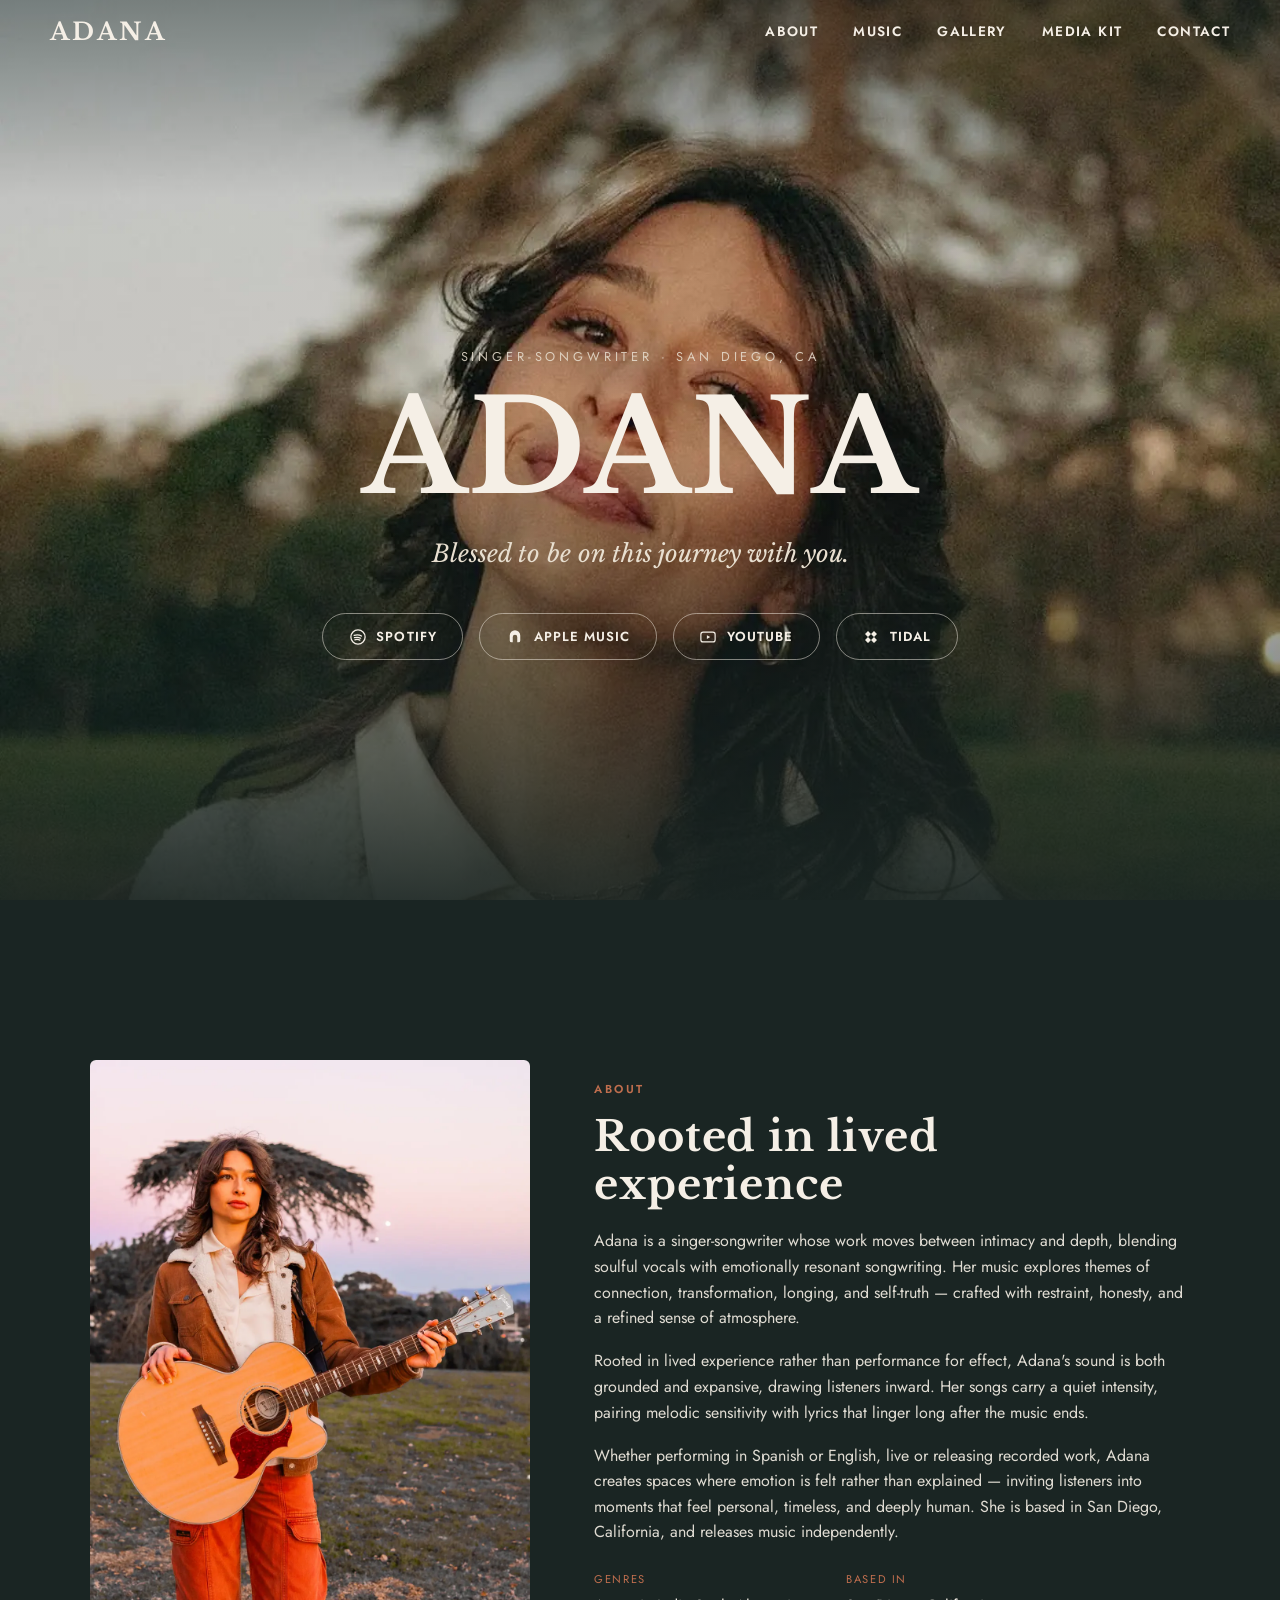
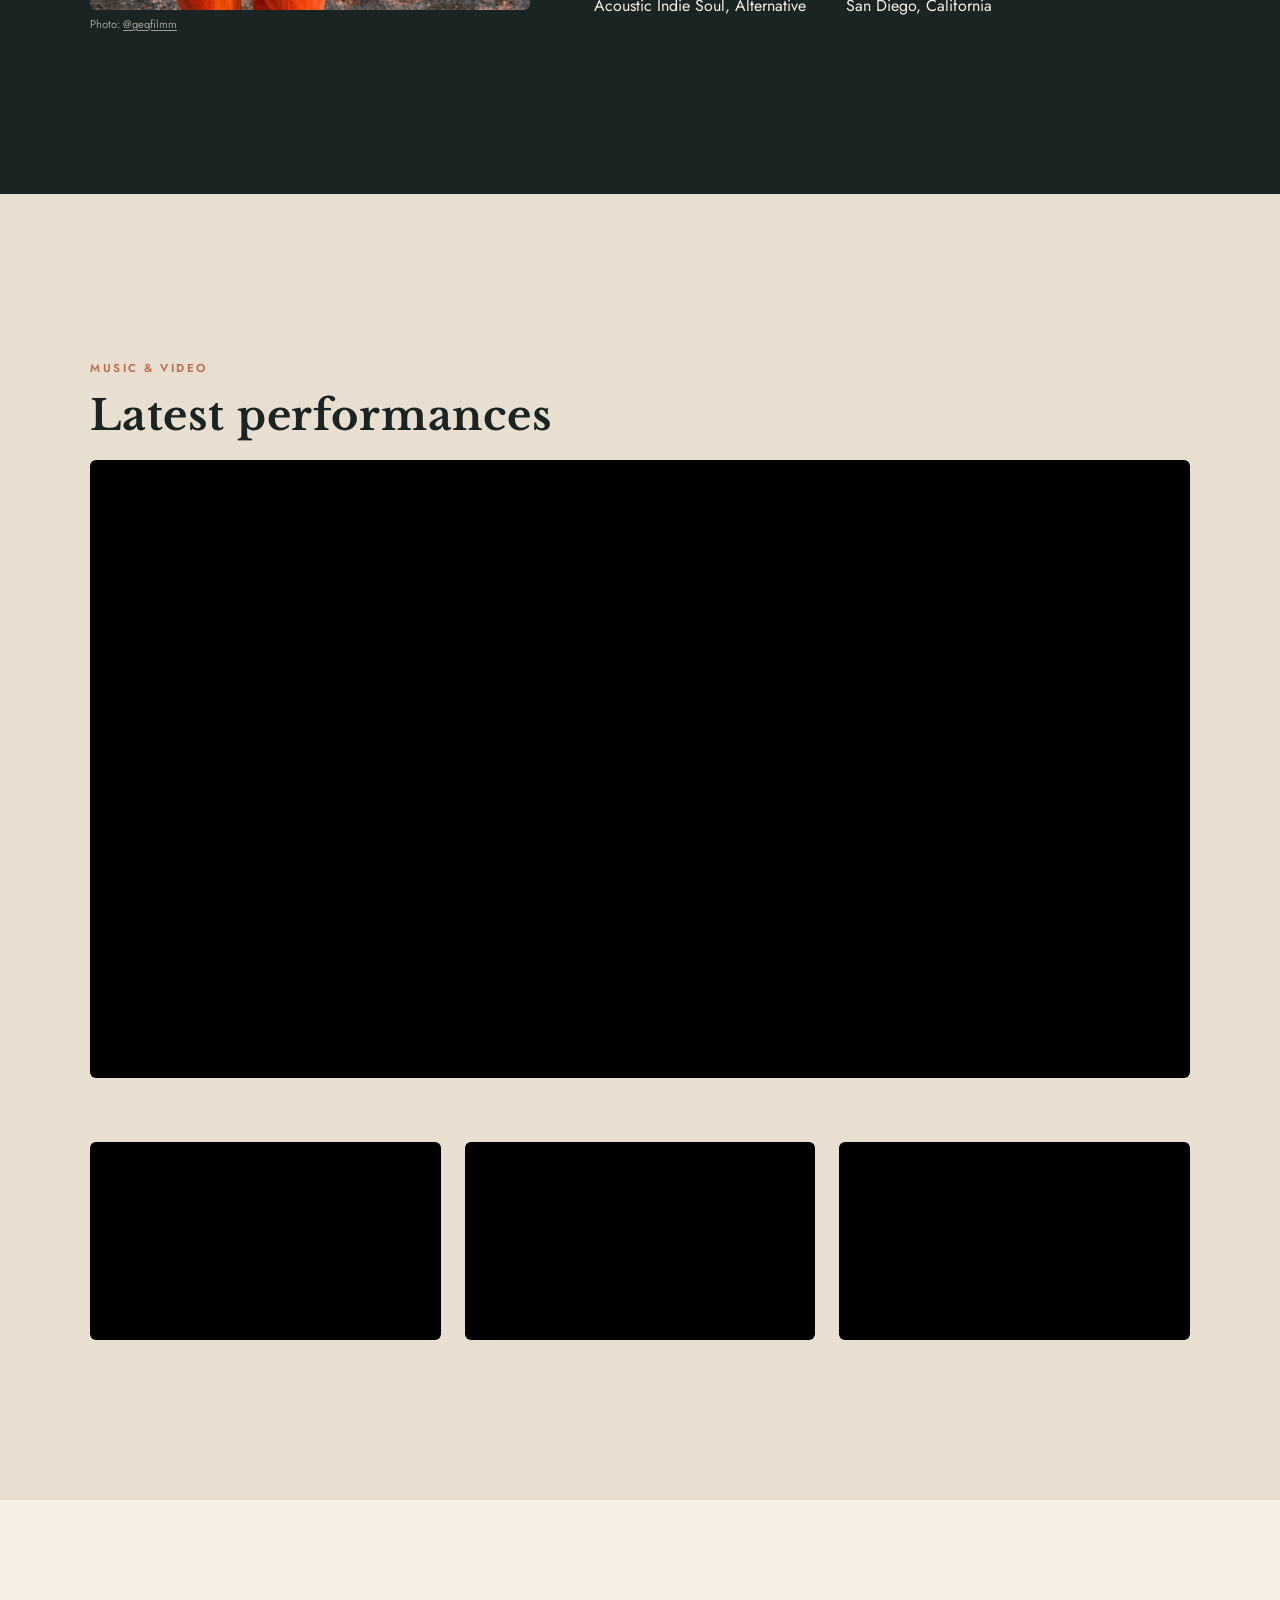
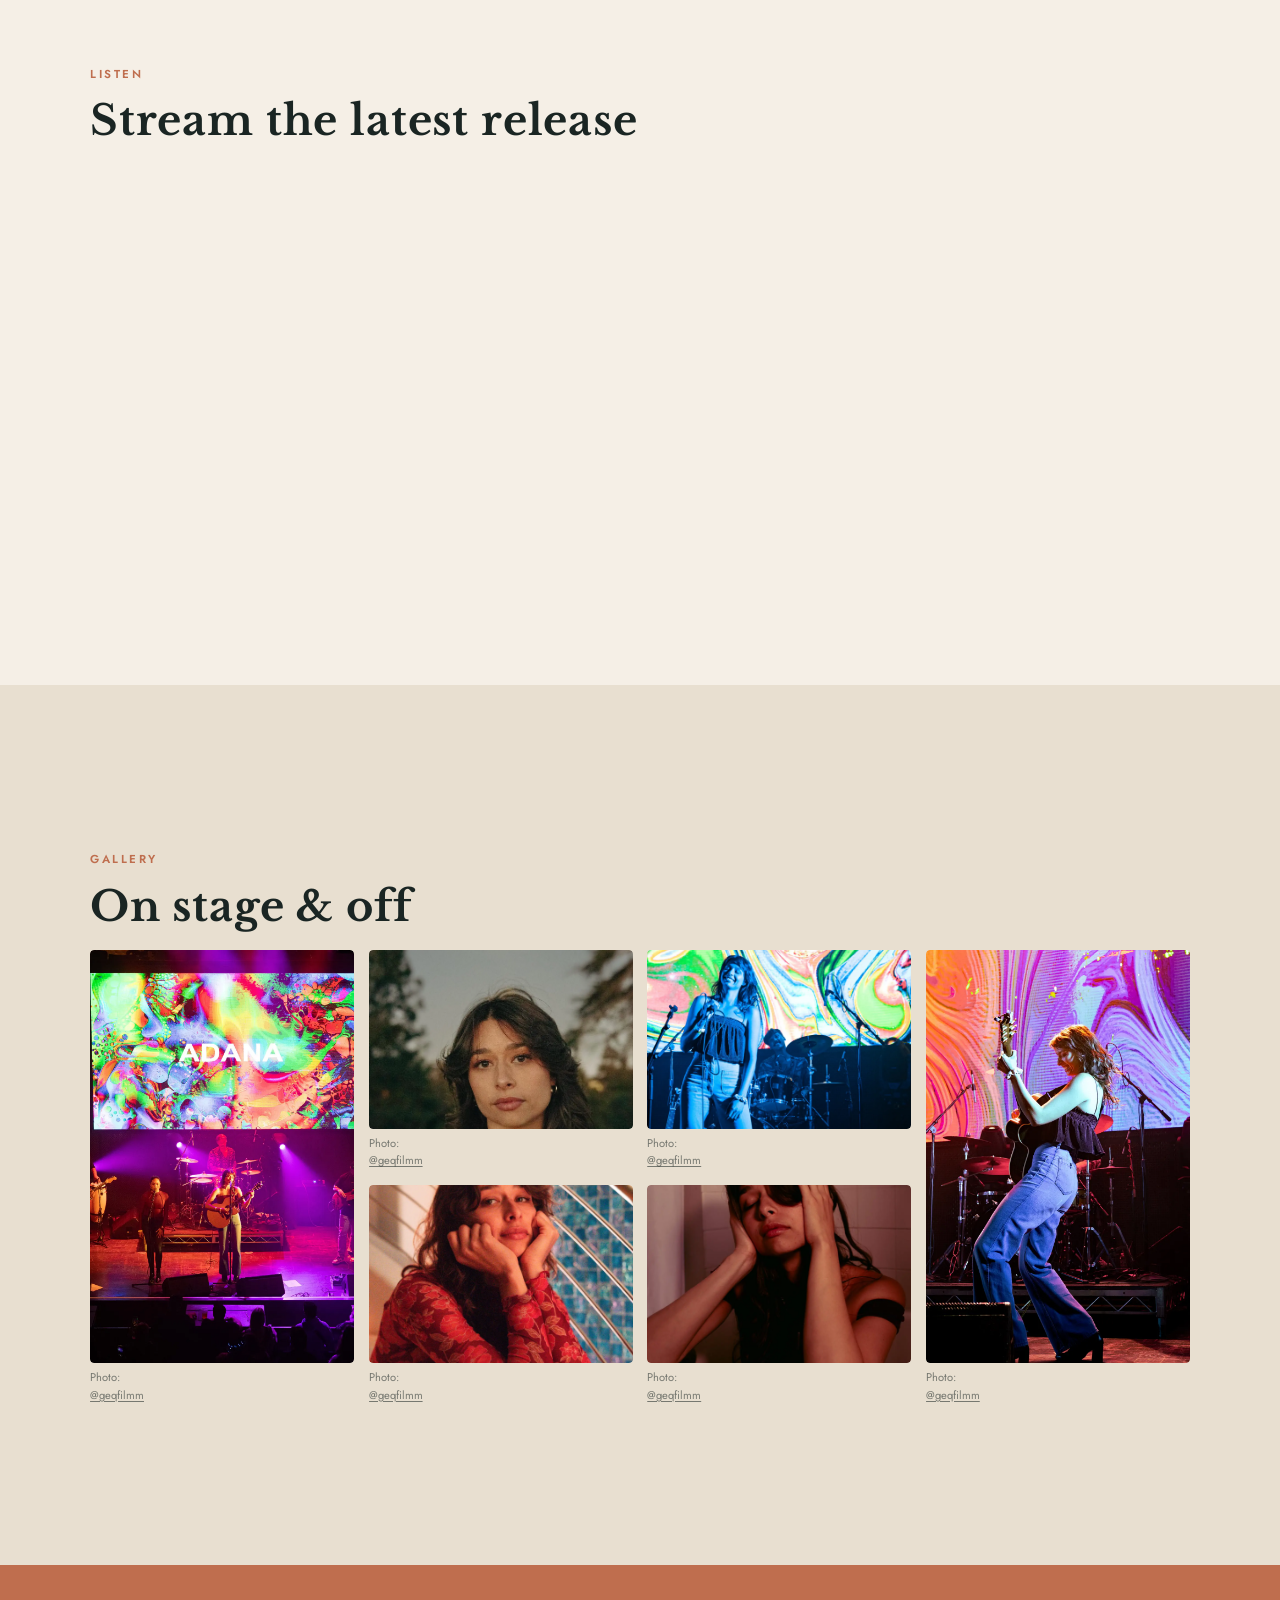
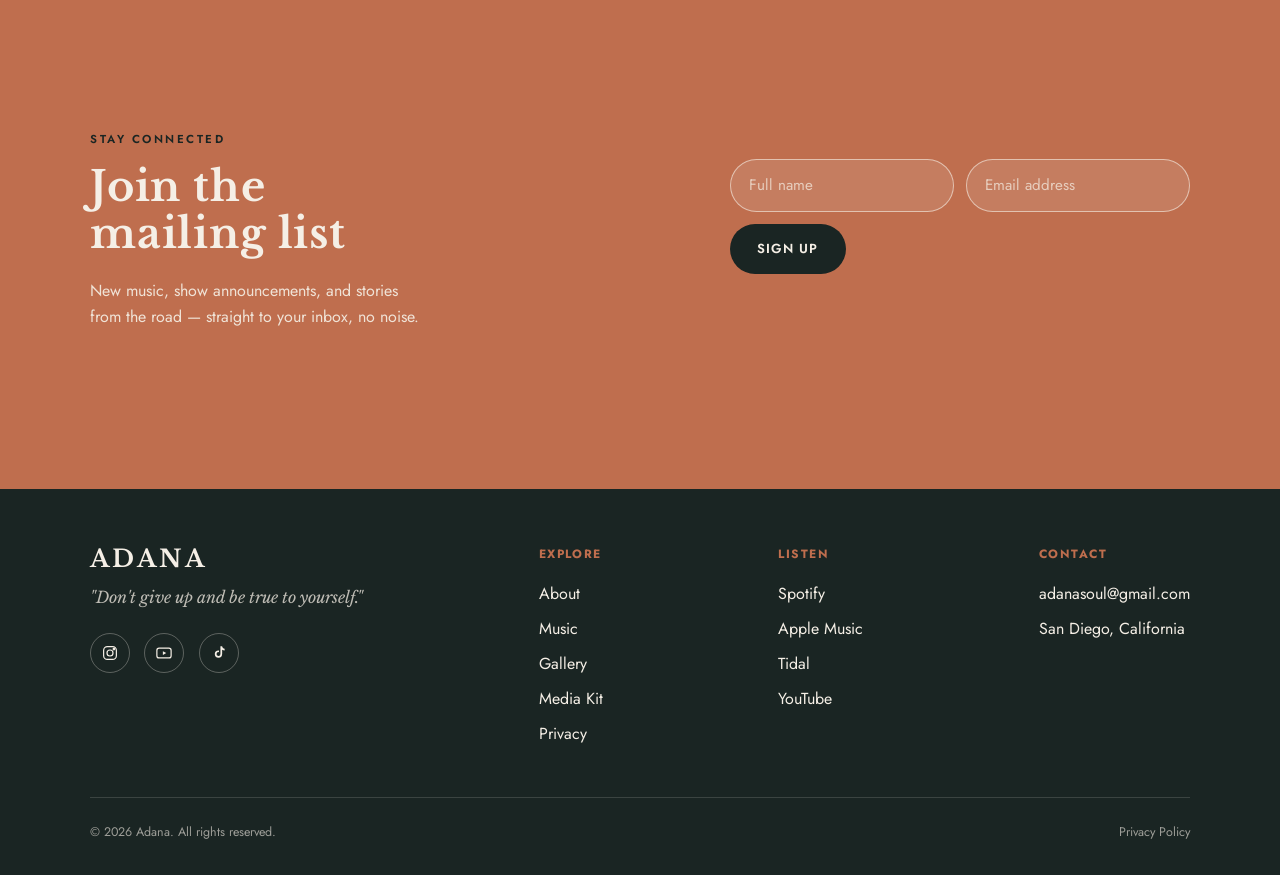
<file: index.html>
<!DOCTYPE html>
<html lang="en">
<head>
<meta charset="UTF-8">
<meta name="viewport" content="width=device-width, initial-scale=1.0">
<title>Adana — Singer-Songwriter</title>
<meta name="description" content="Adana is a singer-songwriter from San Diego, California, blending soulful vocals with emotionally resonant songwriting in Spanish and English.">

<meta property="og:type" content="website">
<meta property="og:site_name" content="Adana">
<meta property="og:url" content="https://adanasoul.com/">
<meta property="og:title" content="Adana — Singer-Songwriter">
<meta property="og:description" content="Singer-songwriter from San Diego, CA">
<meta property="og:image" content="https://adanasoul.com/images/close-up-3.jpg">
<meta property="og:image:width" content="1400">
<meta property="og:image:height" content="1427">

<meta name="twitter:card" content="summary_large_image">
<meta name="twitter:title" content="Adana — Singer-Songwriter">
<meta name="twitter:description" content="Singer-songwriter from San Diego, CA">
<meta name="twitter:image" content="https://adanasoul.com/images/close-up-3.jpg">

<link rel="icon" href="images/favicon.svg" type="image/svg+xml">
<link rel="preconnect" href="https://fonts.googleapis.com">
<link rel="preconnect" href="https://fonts.gstatic.com" crossorigin>
<link rel="preload" href="https://fonts.googleapis.com/css2?family=Libre+Baskerville:ital,wght@0,400;0,700;1,400&family=Jost:wght@400;500;600&display=swap" as="style">
<link href="https://fonts.googleapis.com/css2?family=Libre+Baskerville:ital,wght@0,400;0,700;1,400&family=Jost:wght@400;500;600&display=swap" rel="stylesheet" media="print" onload="this.media='all'">
<noscript><link href="https://fonts.googleapis.com/css2?family=Libre+Baskerville:ital,wght@0,400;0,700;1,400&family=Jost:wght@400;500;600&display=swap" rel="stylesheet"></noscript>
<link rel="stylesheet" href="css/style.min.css">
</head>
<body>

<header class="site-header site-header--overlay">
  <nav class="nav container">
    <a href="index.html" class="wordmark">Adana</a>
    <button class="nav-toggle" aria-expanded="false" aria-label="Toggle menu"><span></span></button>
    <ul class="nav-links">
      <li><a href="#about">About</a></li>
      <li><a href="#music">Music</a></li>
      <li><a href="#gallery">Gallery</a></li>
      <li><a href="media-kit.html">Media Kit</a></li>
      <li><a href="mailto:adanasoul@gmail.com">Contact</a></li>
    </ul>
  </nav>
</header>

<main>

  <section class="hero">
    <div class="hero-media">
      <picture>
        <source srcset="images/web/close-up-3.webp" type="image/webp">
        <img src="images/web/close-up-3.jpg" alt="Portrait of Adana outdoors" fetchpriority="high">
      </picture>
    </div>
    <div class="hero-content container">
      <span class="hero-eyebrow">Singer-Songwriter · San Diego, CA</span>
      <h1 class="hero-title">ADANA</h1>
      <p class="hero-tagline">Blessed to be on this journey with you.</p>
      <div class="hero-stream-row">
        <a class="stream-btn" href="https://open.spotify.com/artist/2aQE0s5B42gAWbZlEtT49y" target="_blank" rel="noopener">
          <svg viewBox="0 0 24 24" fill="none" stroke="currentColor" stroke-width="1.7"><circle cx="12" cy="12" r="9.5"/><path d="M6.8 9.8c3.4-1 7.2-.7 9.9.9M7.3 12.9c2.8-.8 5.9-.6 8.2.7M7.8 15.7c2.3-.6 4.7-.5 6.6.5" stroke-linecap="round"/></svg>
          Spotify
        </a>
        <a class="stream-btn" href="https://music.apple.com/us/artist/adana/1758428878" target="_blank" rel="noopener">
          <svg viewBox="0 0 24 24" fill="currentColor"><path d="M12 3a7 7 0 0 0-7 7v6.5A2.5 2.5 0 0 0 7.5 19H9v-7a3 3 0 1 1 6 0v7h1.5a2.5 2.5 0 0 0 2.5-2.5V10a7 7 0 0 0-7-7z"/></svg>
          Apple Music
        </a>
        <a class="stream-btn" href="https://www.youtube.com/channel/UCXM5-2ejh57pzYtHJWMcfrA" target="_blank" rel="noopener">
          <svg viewBox="0 0 24 24" fill="none" stroke="currentColor" stroke-width="1.6"><rect x="2.5" y="5.5" width="19" height="13" rx="3"/><path d="M10.5 9.5v5l4.5-2.5-4.5-2.5z" fill="currentColor" stroke="none"/></svg>
          YouTube
        </a>
        <a class="stream-btn" href="https://tidal.com/album/376393224/track/376393225" target="_blank" rel="noopener">
          <svg viewBox="0 0 24 24" fill="currentColor"><path d="M8 4 4 8l4 4-4 4 4 4 4-4-4-4 4-4-4-4zm8 0-4 4 4 4-4 4 4 4 4-4-4-4 4-4-4-4z"/></svg>
          Tidal
        </a>
      </div>
    </div>
  </section>

  <section id="about" class="section-dark">
    <div class="container about-grid">
      <figure class="about-photo">
        <picture>
          <source srcset="images/web/adana-guitar.webp" type="image/webp">
          <img src="images/web/adana-guitar.jpg" data-photo="adana-guitar.jpg" alt="Adana holding an acoustic guitar outdoors at sunset" loading="lazy">
        </picture>
        <figcaption class="photo-credit"></figcaption>
      </figure>
      <div class="about-copy">
        <span class="eyebrow">About</span>
        <h2>Rooted in lived experience</h2>
        <p>Adana is a singer-songwriter whose work moves between intimacy and depth, blending soulful vocals with emotionally resonant songwriting. Her music explores themes of connection, transformation, longing, and self-truth — crafted with restraint, honesty, and a refined sense of atmosphere.</p>
        <p>Rooted in lived experience rather than performance for effect, Adana's sound is both grounded and expansive, drawing listeners inward. Her songs carry a quiet intensity, pairing melodic sensitivity with lyrics that linger long after the music ends.</p>
        <p>Whether performing in Spanish or English, live or releasing recorded work, Adana creates spaces where emotion is felt rather than explained — inviting listeners into moments that feel personal, timeless, and deeply human. She is based in San Diego, California, and releases music independently.</p>
        <div class="meta">
          <div>
            <span class="meta-label">Genres</span>
            <span>Acoustic Indie Soul, Alternative</span>
          </div>
          <div>
            <span class="meta-label">Based In</span>
            <span>San Diego, California</span>
          </div>
        </div>
      </div>
    </div>
  </section>

  <section id="music" class="section-sand">
    <div class="container">
      <span class="eyebrow">Music &amp; Video</span>
      <h2>Latest performances</h2>

      <div class="video-feature">
        <iframe src="https://www.youtube-nocookie.com/embed/krbt90DhMRc" title="Adana — featured video" loading="lazy" allow="accelerometer; autoplay; clipboard-write; encrypted-media; gyroscope; picture-in-picture; web-share" allowfullscreen></iframe>
      </div>

      <div class="video-grid">
        <div class="video-card">
          <iframe src="https://www.youtube-nocookie.com/embed/rFT4J-I5M5M" title="Adana — video" loading="lazy" allow="accelerometer; autoplay; clipboard-write; encrypted-media; gyroscope; picture-in-picture; web-share" allowfullscreen></iframe>
        </div>
        <div class="video-card">
          <iframe src="https://www.youtube-nocookie.com/embed/PoOjRHq7BCo" title="Adana — video" loading="lazy" allow="accelerometer; autoplay; clipboard-write; encrypted-media; gyroscope; picture-in-picture; web-share" allowfullscreen></iframe>
        </div>
        <div class="video-card">
          <iframe src="https://www.youtube-nocookie.com/embed/LKahzvNHBf4" title="Adana — video" loading="lazy" allow="accelerometer; autoplay; clipboard-write; encrypted-media; gyroscope; picture-in-picture; web-share" allowfullscreen></iframe>
        </div>
      </div>
    </div>
  </section>

  <section class="section-cream">
    <div class="container">
      <span class="eyebrow">Listen</span>
      <h2>Stream the latest release</h2>
      <div style="border-radius:6px; overflow:hidden;">
        <iframe style="border-radius:6px;" src="https://open.spotify.com/embed/album/0XzB2h604ZwfmZLiXv7cVd?utm_source=generator&theme=0" width="100%" height="352" frameborder="0" allowfullscreen loading="lazy" allow="autoplay; clipboard-write; encrypted-media; fullscreen; picture-in-picture"></iframe>
      </div>
    </div>
  </section>

  <section id="gallery" class="section-sand">
    <div class="container">
      <span class="eyebrow">Gallery</span>
      <h2>On stage &amp; off</h2>
      <div class="gallery">
        <figure class="gallery-item tall">
          <a href="images/stage-purple.jpg" target="_blank"><picture>
            <source srcset="images/web/stage-purple.webp" type="image/webp">
            <img src="images/web/stage-purple.jpg" data-photo="stage-purple.jpg" alt="Adana performing live on stage under purple lighting" loading="lazy">
          </picture></a>
          <figcaption class="photo-credit"></figcaption>
        </figure>
        <figure class="gallery-item">
          <a href="images/close-up-1.jpg" target="_blank"><picture>
            <source srcset="images/web/close-up-1.webp" type="image/webp">
            <img src="images/web/close-up-1.jpg" data-photo="close-up-1.jpg" alt="Close-up portrait of Adana" loading="lazy">
          </picture></a>
          <figcaption class="photo-credit"></figcaption>
        </figure>
        <figure class="gallery-item">
          <a href="images/gig-6A3A4645.jpg" target="_blank"><picture>
            <source srcset="images/web/gig-6A3A4645.webp" type="image/webp">
            <img src="images/web/gig-6A3A4645.jpg" data-photo="gig-6A3A4645.jpg" alt="Adana performing live" loading="lazy">
          </picture></a>
          <figcaption class="photo-credit"></figcaption>
        </figure>
        <figure class="gallery-item tall">
          <a href="images/about-6A3A4395.jpg" target="_blank"><picture>
            <source srcset="images/web/about-6A3A4395.webp" type="image/webp">
            <img src="images/web/about-6A3A4395.jpg" data-photo="about-6A3A4395.jpg" alt="Portrait of Adana" loading="lazy">
          </picture></a>
          <figcaption class="photo-credit"></figcaption>
        </figure>
        <figure class="gallery-item">
          <a href="images/red-blue.jpg" target="_blank"><picture>
            <source srcset="images/web/red-blue.webp" type="image/webp">
            <img src="images/web/red-blue.jpg" data-photo="red-blue.jpg" alt="Adana under red and blue stage lighting" loading="lazy">
          </picture></a>
          <figcaption class="photo-credit"></figcaption>
        </figure>
        <figure class="gallery-item">
          <a href="images/vanity-square.jpg" target="_blank"><picture>
            <source srcset="images/web/vanity-square.webp" type="image/webp">
            <img src="images/web/vanity-square.jpg" data-photo="vanity-square.jpg" alt="Portrait of Adana" loading="lazy">
          </picture></a>
          <figcaption class="photo-credit"></figcaption>
        </figure>
      </div>
    </div>
  </section>

  <section id="mailing-list" class="mail-section">
    <div class="container mail-inner">
      <div class="mail-copy">
        <span class="eyebrow" style="color:var(--ink)">Stay Connected</span>
        <h2>Join the mailing list</h2>
        <p>New music, show announcements, and stories from the road — straight to your inbox, no noise.</p>
      </div>
      <form class="mail-form" action="https://formspree.io/f/xpqvvgkb" method="POST">
        <input type="text" name="name" placeholder="Full name" required>
        <input type="email" name="email" placeholder="Email address" required>
        <button type="submit" class="btn">Sign Up</button>
        <p class="mail-note"></p>
      </form>
    </div>
  </section>

</main>

<footer class="site-footer">
  <div class="container">
    <div class="footer-top">
      <div class="footer-brand">
        <a href="index.html" class="wordmark">Adana</a>
        <p class="footer-tagline">"Don't give up and be true to yourself."</p>
        <div class="social-icons" style="margin-top:1.4rem;">
          <a href="https://www.instagram.com/adanasoul" target="_blank" rel="noopener" aria-label="Instagram">
            <svg viewBox="0 0 24 24" fill="none" stroke="currentColor" stroke-width="1.6"><rect x="3.5" y="3.5" width="17" height="17" rx="5"/><circle cx="12" cy="12" r="4"/><circle cx="17.2" cy="6.8" r="1"/></svg>
          </a>
          <a href="https://www.youtube.com/channel/UCXM5-2ejh57pzYtHJWMcfrA" target="_blank" rel="noopener" aria-label="YouTube">
            <svg viewBox="0 0 24 24" fill="none" stroke="currentColor" stroke-width="1.6"><rect x="2.5" y="5.5" width="19" height="13" rx="3"/><path d="M10.5 9.5v5l4.5-2.5-4.5-2.5z" fill="currentColor" stroke="none"/></svg>
          </a>
          <a href="https://www.tiktok.com/@adanassoul" target="_blank" rel="noopener" aria-label="TikTok">
            <svg viewBox="0 0 24 24" fill="currentColor"><path d="M14 3h2.2c.2 1.7 1.4 3 3.3 3.2V8.5c-1.2 0-2.4-.4-3.3-1v5.9a4.9 4.9 0 1 1-4.9-4.9c.2 0 .5 0 .7.1v2.3a2.6 2.6 0 1 0 1.9 2.5V3z"/></svg>
          </a>
        </div>
      </div>
      <div class="footer-col">
        <h4>Explore</h4>
        <ul>
          <li><a href="index.html#about">About</a></li>
          <li><a href="index.html#music">Music</a></li>
          <li><a href="index.html#gallery">Gallery</a></li>
          <li><a href="media-kit.html">Media Kit</a></li>
          <li><a href="privacy.html">Privacy</a></li>
        </ul>
      </div>
      <div class="footer-col">
        <h4>Listen</h4>
        <ul>
          <li><a href="https://open.spotify.com/artist/2aQE0s5B42gAWbZlEtT49y" target="_blank" rel="noopener">Spotify</a></li>
          <li><a href="https://music.apple.com/us/artist/adana/1758428878" target="_blank" rel="noopener">Apple Music</a></li>
          <li><a href="https://tidal.com/album/376393224/track/376393225" target="_blank" rel="noopener">Tidal</a></li>
          <li><a href="https://www.youtube.com/channel/UCXM5-2ejh57pzYtHJWMcfrA" target="_blank" rel="noopener">YouTube</a></li>
        </ul>
      </div>
      <div class="footer-col">
        <h4>Contact</h4>
        <ul>
          <li><a href="mailto:adanasoul@gmail.com">adanasoul@gmail.com</a></li>
          <li>San Diego, California</li>
        </ul>
      </div>
    </div>
    <div class="footer-bottom">
      <span>&copy; <span id="year"></span> Adana. All rights reserved.</span>
      <span><a href="privacy.html">Privacy Policy</a></span>
    </div>
  </div>
</footer>

<script src="js/main.min.js" defer></script>
</body>
</html>
</file>
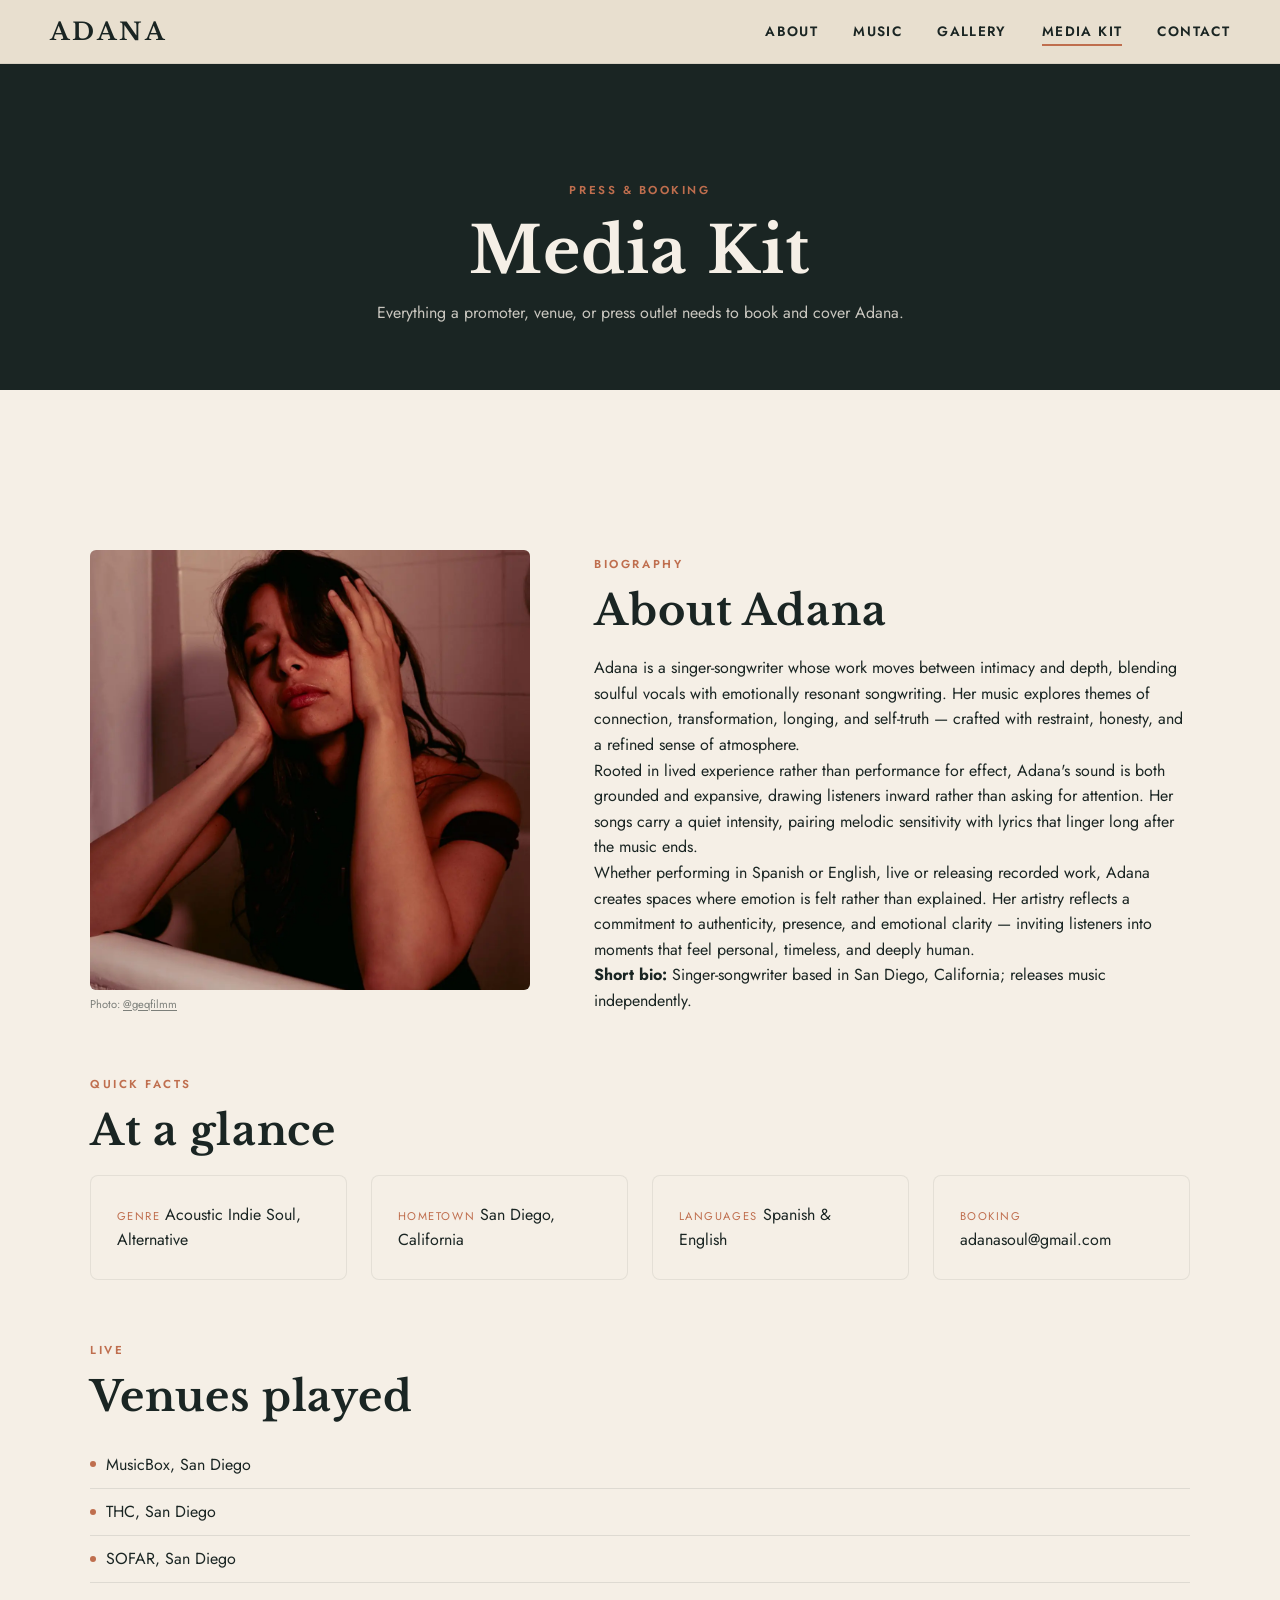
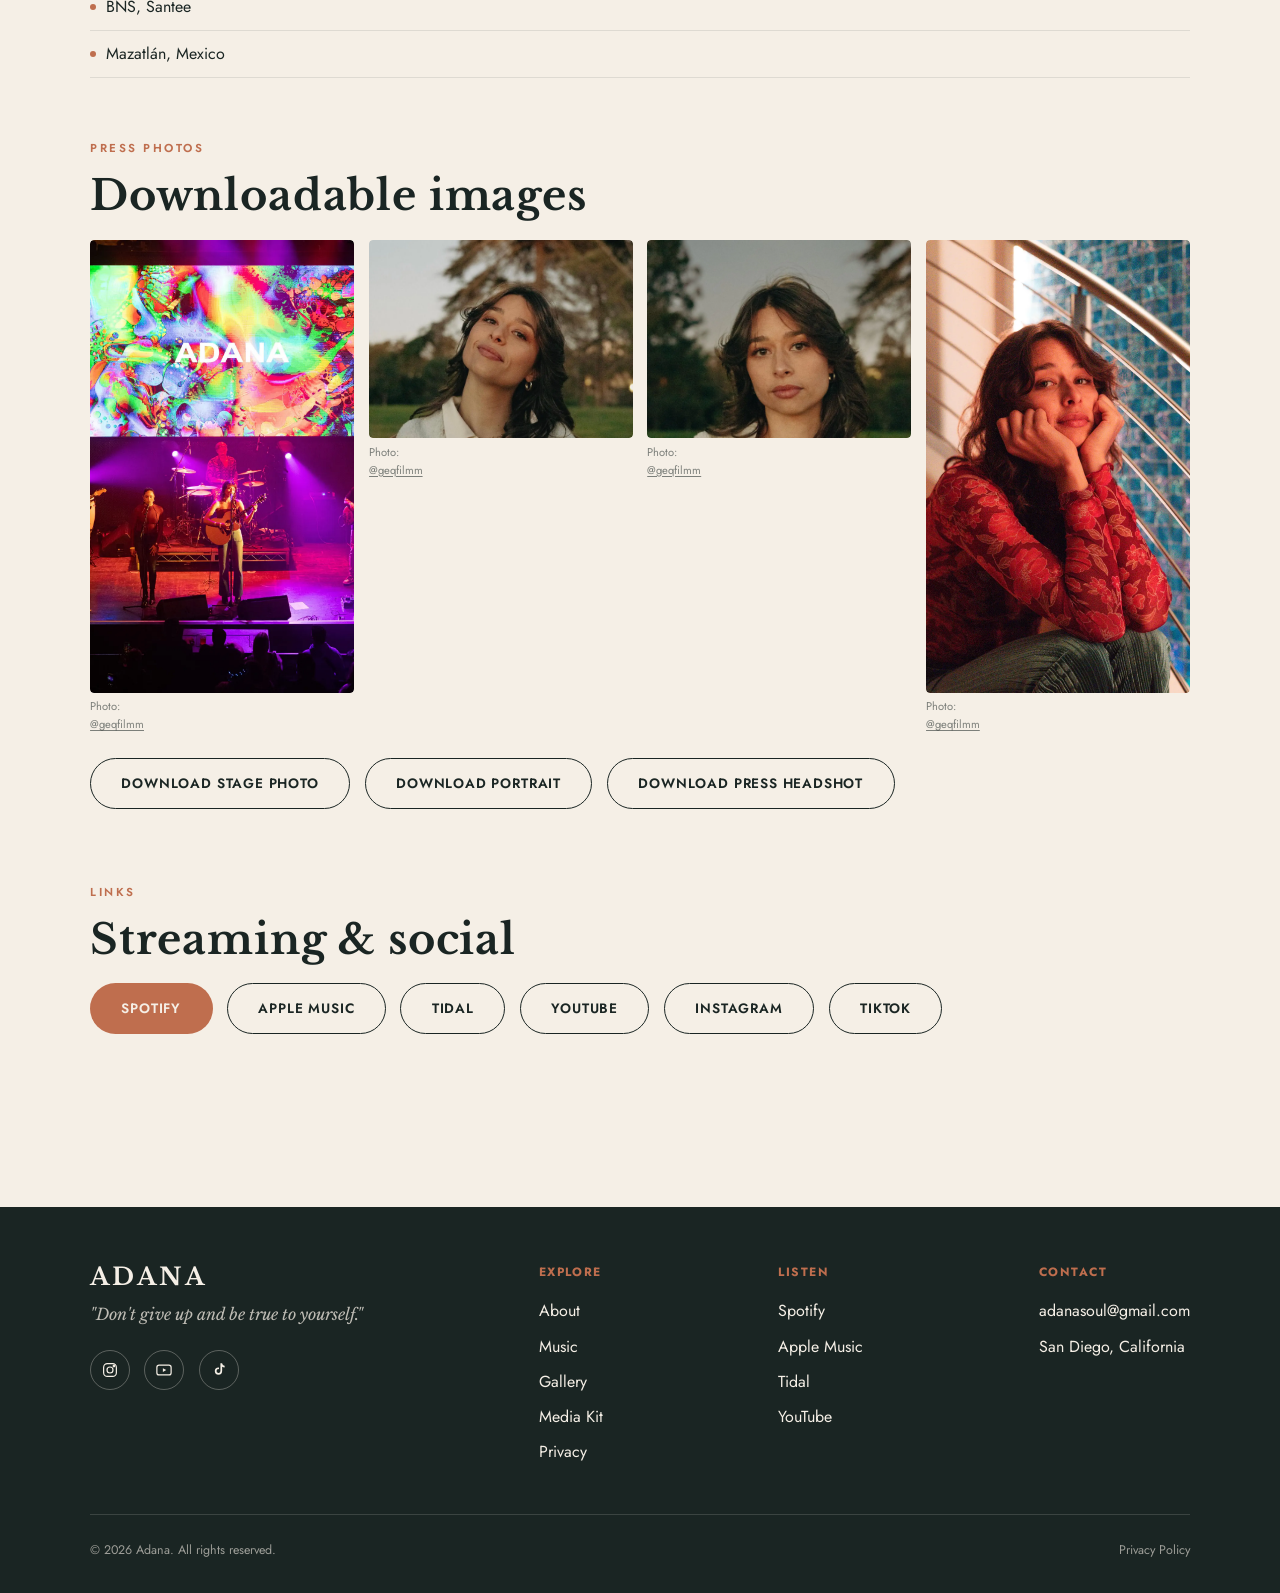
<file: media-kit.html>
<!DOCTYPE html>
<html lang="en">
<head>
<meta charset="UTF-8">
<meta name="viewport" content="width=device-width, initial-scale=1.0">
<title>Media Kit — Adana</title>
<meta name="description" content="Press and booking information for Adana — bio, genre, venues played, streaming links, and press photos.">
<link rel="icon" href="images/favicon.svg" type="image/svg+xml">
<link rel="preconnect" href="https://fonts.googleapis.com">
<link rel="preconnect" href="https://fonts.gstatic.com" crossorigin>
<link rel="preload" href="https://fonts.googleapis.com/css2?family=Libre+Baskerville:ital,wght@0,400;0,700;1,400&family=Jost:wght@400;500;600&display=swap" as="style">
<link href="https://fonts.googleapis.com/css2?family=Libre+Baskerville:ital,wght@0,400;0,700;1,400&family=Jost:wght@400;500;600&display=swap" rel="stylesheet" media="print" onload="this.media='all'">
<noscript><link href="https://fonts.googleapis.com/css2?family=Libre+Baskerville:ital,wght@0,400;0,700;1,400&family=Jost:wght@400;500;600&display=swap" rel="stylesheet"></noscript>
<link rel="stylesheet" href="css/style.min.css">
</head>
<body>

<header class="site-header">
  <nav class="nav container">
    <a href="index.html" class="wordmark">Adana</a>
    <button class="nav-toggle" aria-expanded="false" aria-label="Toggle menu"><span></span></button>
    <ul class="nav-links">
      <li><a href="index.html#about">About</a></li>
      <li><a href="index.html#music">Music</a></li>
      <li><a href="index.html#gallery">Gallery</a></li>
      <li><a href="media-kit.html" aria-current="page">Media Kit</a></li>
      <li><a href="mailto:adanasoul@gmail.com">Contact</a></li>
    </ul>
  </nav>
</header>

<header class="page-hero">
  <div class="container">
    <span class="eyebrow">Press &amp; Booking</span>
    <h1>Media Kit</h1>
    <p>Everything a promoter, venue, or press outlet needs to book and cover Adana.</p>
  </div>
</header>

<main class="section-cream">
  <div class="container">

    <div class="kit-block about-grid">
      <figure class="about-photo">
        <picture>
          <source srcset="images/web/vanity-square.webp" type="image/webp">
          <img src="images/web/vanity-square.jpg" data-photo="vanity-square.jpg" alt="Portrait of Adana" loading="lazy">
        </picture>
        <figcaption class="photo-credit"></figcaption>
      </figure>
      <div>
        <span class="eyebrow">Biography</span>
        <h2>About Adana</h2>
        <p>Adana is a singer-songwriter whose work moves between intimacy and depth, blending soulful vocals with emotionally resonant songwriting. Her music explores themes of connection, transformation, longing, and self-truth — crafted with restraint, honesty, and a refined sense of atmosphere.</p>
        <p>Rooted in lived experience rather than performance for effect, Adana's sound is both grounded and expansive, drawing listeners inward rather than asking for attention. Her songs carry a quiet intensity, pairing melodic sensitivity with lyrics that linger long after the music ends.</p>
        <p>Whether performing in Spanish or English, live or releasing recorded work, Adana creates spaces where emotion is felt rather than explained. Her artistry reflects a commitment to authenticity, presence, and emotional clarity — inviting listeners into moments that feel personal, timeless, and deeply human.</p>
        <p><strong>Short bio:</strong> Singer-songwriter based in San Diego, California; releases music independently.</p>
      </div>
    </div>

    <div class="kit-block">
      <span class="eyebrow">Quick Facts</span>
      <h2>At a glance</h2>
      <div class="stat-grid">
        <div class="stat-card">
          <span class="meta-label">Genre</span>
          <span>Acoustic Indie Soul, Alternative</span>
        </div>
        <div class="stat-card">
          <span class="meta-label">Hometown</span>
          <span>San Diego, California</span>
        </div>
        <div class="stat-card">
          <span class="meta-label">Languages</span>
          <span>Spanish &amp; English</span>
        </div>
        <div class="stat-card">
          <span class="meta-label">Booking</span>
          <span><a href="mailto:adanasoul@gmail.com">adanasoul@gmail.com</a></span>
        </div>
      </div>
    </div>

    <div class="kit-block">
      <span class="eyebrow">Live</span>
      <h2>Venues played</h2>
      <ul class="venue-list">
        <li>MusicBox, San Diego</li>
        <li>THC, San Diego</li>
        <li>SOFAR, San Diego</li>
        <li>BNS, Santee</li>
        <li>Mazatlán, Mexico</li>
      </ul>
    </div>

    <div class="kit-block">
      <span class="eyebrow">Press Photos</span>
      <h2>Downloadable images</h2>
      <div class="gallery press-gallery">
        <figure class="gallery-item tall">
          <a href="images/stage-purple.jpg" download><picture>
            <source srcset="images/web/stage-purple.webp" type="image/webp">
            <img src="images/web/stage-purple.jpg" data-photo="stage-purple.jpg" alt="Adana performing live on stage under purple lighting" loading="lazy">
          </picture></a>
          <figcaption class="photo-credit"></figcaption>
        </figure>
        <figure class="gallery-item">
          <a href="images/close-up-3.jpg" download><picture>
            <source srcset="images/web/close-up-3.webp" type="image/webp">
            <img src="images/web/close-up-3.jpg" data-photo="close-up-3.jpg" alt="Close-up portrait of Adana" loading="lazy">
          </picture></a>
          <figcaption class="photo-credit"></figcaption>
        </figure>
        <figure class="gallery-item">
          <a href="images/moon-4g.jpeg" download><picture>
            <source srcset="images/web/moon-4g.webp" type="image/webp">
            <img src="images/web/moon-4g.jpg" data-photo="moon-4g.jpeg" alt="Adana outdoors at night" loading="lazy">
          </picture></a>
          <figcaption class="photo-credit"></figcaption>
        </figure>
        <figure class="gallery-item tall">
          <a href="images/red-blue.jpg" download><picture>
            <source srcset="images/web/red-blue.webp" type="image/webp">
            <img src="images/web/red-blue.jpg" data-photo="red-blue.jpg" alt="Adana under red and blue stage lighting" loading="lazy">
          </picture></a>
          <figcaption class="photo-credit"></figcaption>
        </figure>
      </div>
      <div class="download-list">
        <a class="btn btn-outline" href="images/stage-purple.jpg" download>Download Stage Photo</a>
        <a class="btn btn-outline" href="images/close-up-3.jpg" download>Download Portrait</a>
        <a class="btn btn-outline" href="images/vanity-square.jpg" download>Download Press Headshot</a>
      </div>
    </div>

    <div class="kit-block">
      <span class="eyebrow">Links</span>
      <h2>Streaming &amp; social</h2>
      <div class="download-list">
        <a class="btn btn-primary" href="https://open.spotify.com/artist/2aQE0s5B42gAWbZlEtT49y" target="_blank" rel="noopener">Spotify</a>
        <a class="btn btn-outline" href="https://music.apple.com/us/artist/adana/1758428878" target="_blank" rel="noopener">Apple Music</a>
        <a class="btn btn-outline" href="https://tidal.com/album/376393224/track/376393225" target="_blank" rel="noopener">Tidal</a>
        <a class="btn btn-outline" href="https://www.youtube.com/channel/UCXM5-2ejh57pzYtHJWMcfrA" target="_blank" rel="noopener">YouTube</a>
        <a class="btn btn-outline" href="https://www.instagram.com/adanasoul" target="_blank" rel="noopener">Instagram</a>
        <a class="btn btn-outline" href="https://www.tiktok.com/@adanassoul" target="_blank" rel="noopener">TikTok</a>
      </div>
    </div>

  </div>
</main>

<footer class="site-footer">
  <div class="container">
    <div class="footer-top">
      <div class="footer-brand">
        <a href="index.html" class="wordmark">Adana</a>
        <p class="footer-tagline">"Don't give up and be true to yourself."</p>
        <div class="social-icons" style="margin-top:1.4rem;">
          <a href="https://www.instagram.com/adanasoul" target="_blank" rel="noopener" aria-label="Instagram">
            <svg viewBox="0 0 24 24" fill="none" stroke="currentColor" stroke-width="1.6"><rect x="3.5" y="3.5" width="17" height="17" rx="5"/><circle cx="12" cy="12" r="4"/><circle cx="17.2" cy="6.8" r="1"/></svg>
          </a>
          <a href="https://www.youtube.com/channel/UCXM5-2ejh57pzYtHJWMcfrA" target="_blank" rel="noopener" aria-label="YouTube">
            <svg viewBox="0 0 24 24" fill="none" stroke="currentColor" stroke-width="1.6"><rect x="2.5" y="5.5" width="19" height="13" rx="3"/><path d="M10.5 9.5v5l4.5-2.5-4.5-2.5z" fill="currentColor" stroke="none"/></svg>
          </a>
          <a href="https://www.tiktok.com/@adanassoul" target="_blank" rel="noopener" aria-label="TikTok">
            <svg viewBox="0 0 24 24" fill="currentColor"><path d="M14 3h2.2c.2 1.7 1.4 3 3.3 3.2V8.5c-1.2 0-2.4-.4-3.3-1v5.9a4.9 4.9 0 1 1-4.9-4.9c.2 0 .5 0 .7.1v2.3a2.6 2.6 0 1 0 1.9 2.5V3z"/></svg>
          </a>
        </div>
      </div>
      <div class="footer-col">
        <h4>Explore</h4>
        <ul>
          <li><a href="index.html#about">About</a></li>
          <li><a href="index.html#music">Music</a></li>
          <li><a href="index.html#gallery">Gallery</a></li>
          <li><a href="media-kit.html">Media Kit</a></li>
          <li><a href="privacy.html">Privacy</a></li>
        </ul>
      </div>
      <div class="footer-col">
        <h4>Listen</h4>
        <ul>
          <li><a href="https://open.spotify.com/artist/2aQE0s5B42gAWbZlEtT49y" target="_blank" rel="noopener">Spotify</a></li>
          <li><a href="https://music.apple.com/us/artist/adana/1758428878" target="_blank" rel="noopener">Apple Music</a></li>
          <li><a href="https://tidal.com/album/376393224/track/376393225" target="_blank" rel="noopener">Tidal</a></li>
          <li><a href="https://www.youtube.com/channel/UCXM5-2ejh57pzYtHJWMcfrA" target="_blank" rel="noopener">YouTube</a></li>
        </ul>
      </div>
      <div class="footer-col">
        <h4>Contact</h4>
        <ul>
          <li><a href="mailto:adanasoul@gmail.com">adanasoul@gmail.com</a></li>
          <li>San Diego, California</li>
        </ul>
      </div>
    </div>
    <div class="footer-bottom">
      <span>&copy; <span id="year"></span> Adana. All rights reserved.</span>
      <span><a href="privacy.html">Privacy Policy</a></span>
    </div>
  </div>
</footer>

<script src="js/main.min.js" defer></script>
</body>
</html>
</file>
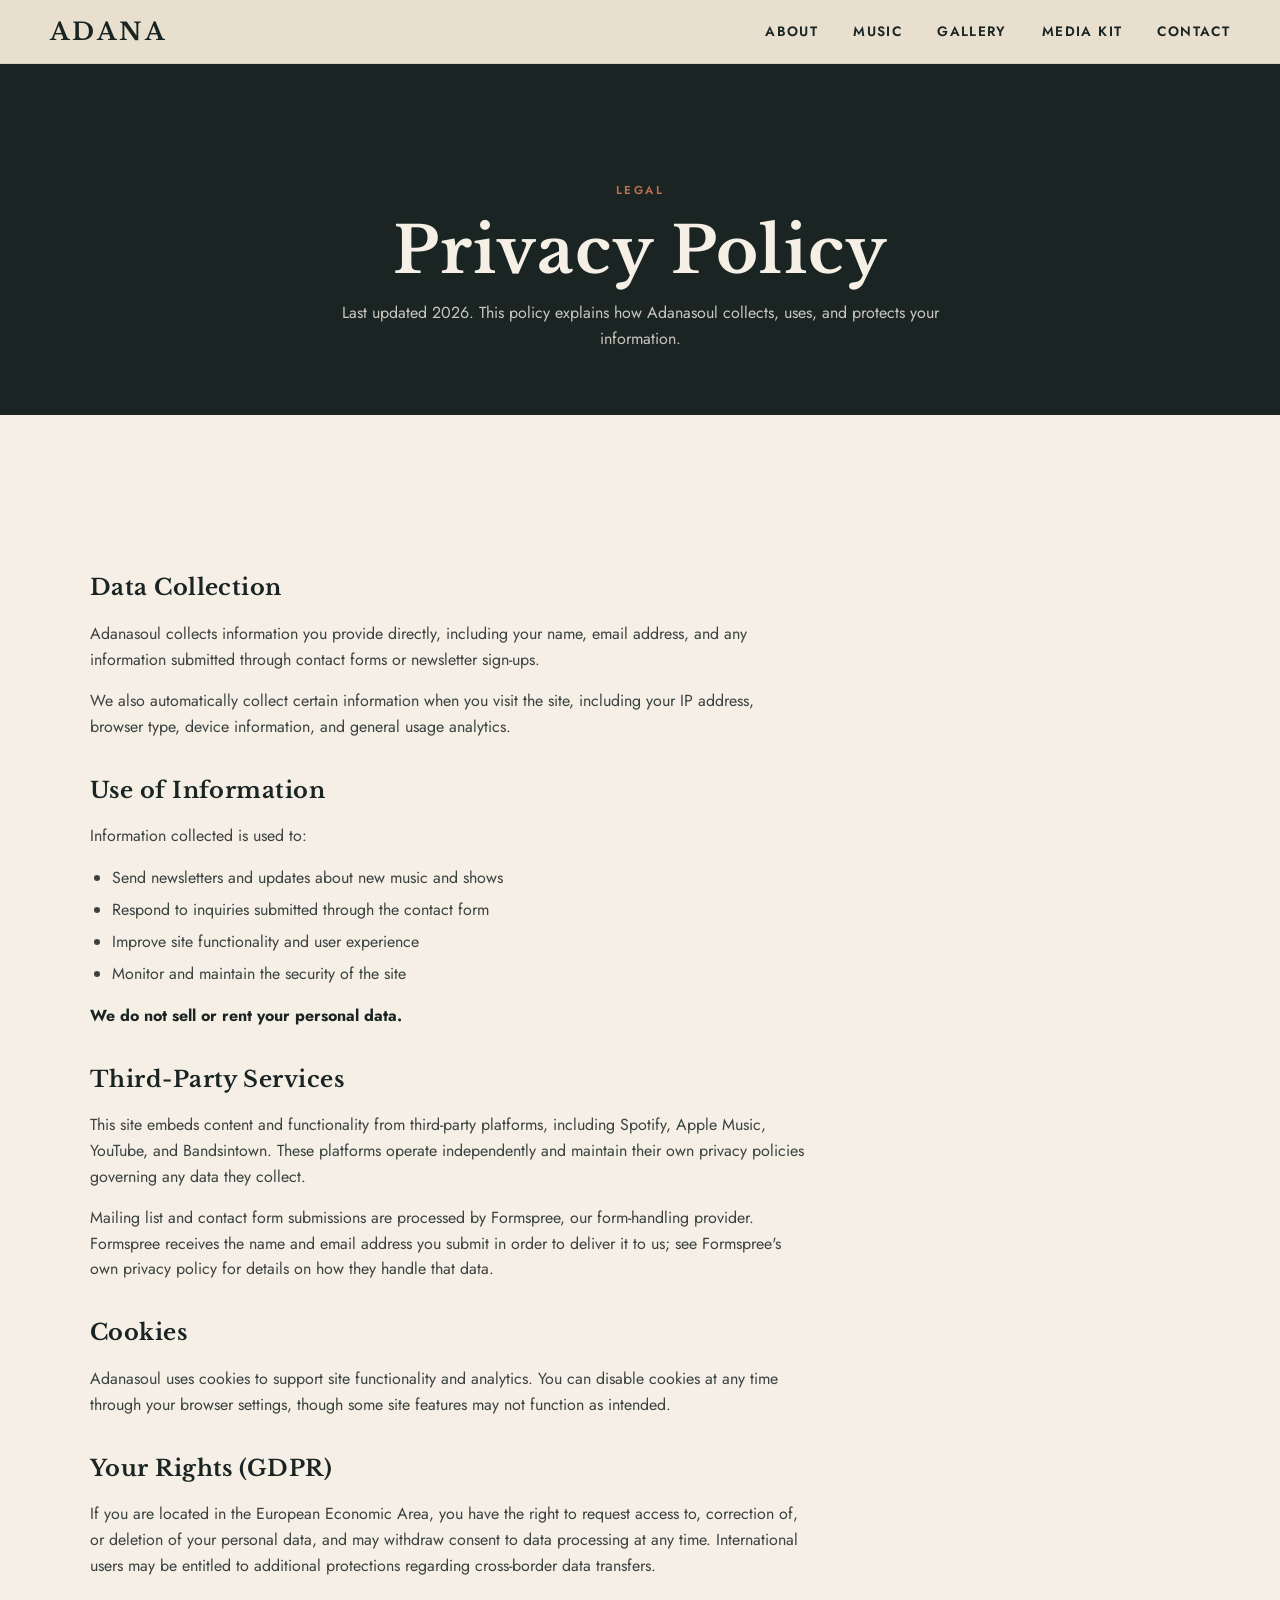
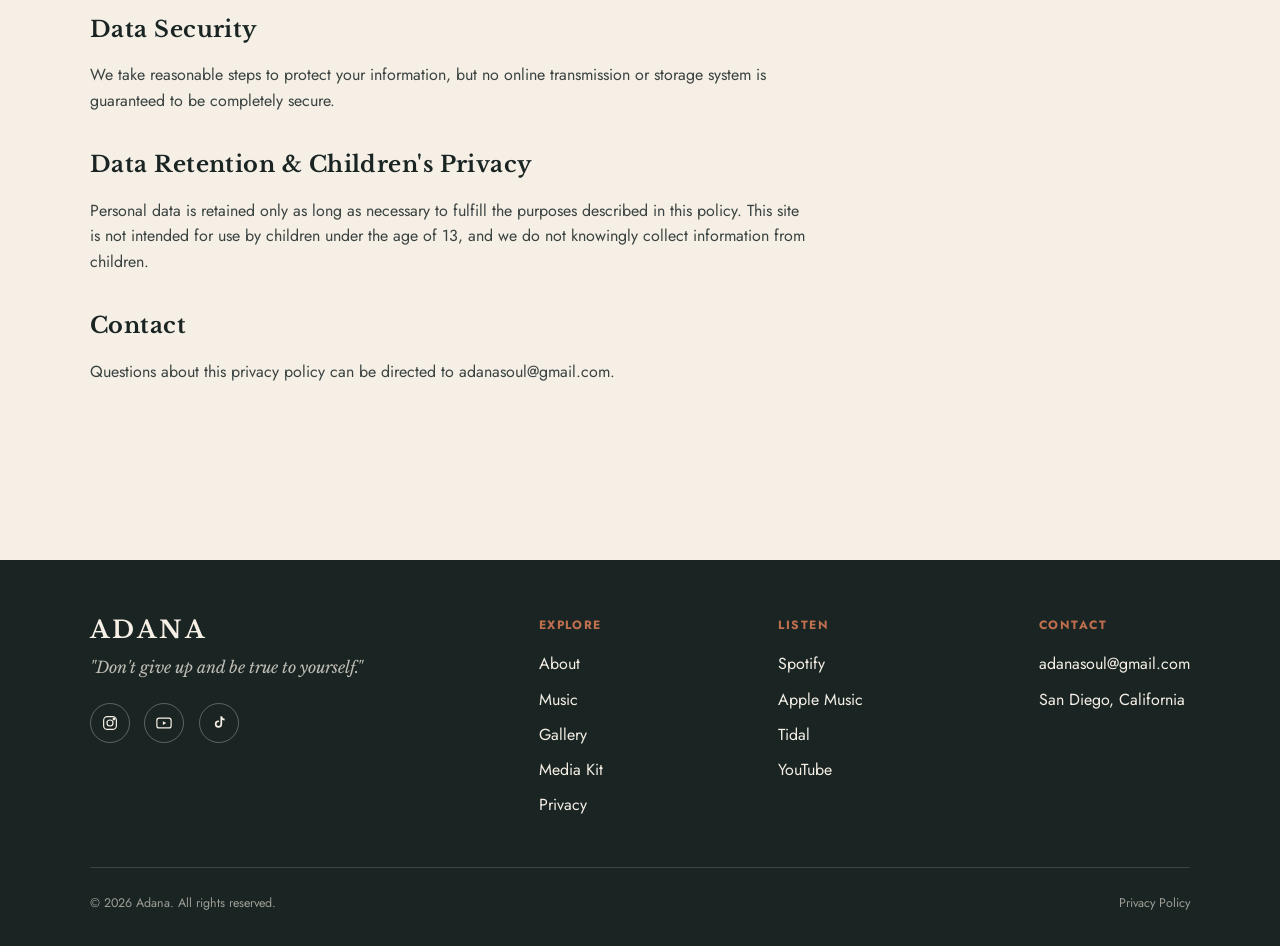
<file: privacy.html>
<!DOCTYPE html>
<html lang="en">
<head>
<meta charset="UTF-8">
<meta name="viewport" content="width=device-width, initial-scale=1.0">
<title>Privacy Policy — Adana</title>
<meta name="description" content="Privacy policy for Adanasoul — how visitor information is collected, used, and protected.">
<link rel="icon" href="images/favicon.svg" type="image/svg+xml">
<link rel="preconnect" href="https://fonts.googleapis.com">
<link rel="preconnect" href="https://fonts.gstatic.com" crossorigin>
<link rel="preload" href="https://fonts.googleapis.com/css2?family=Libre+Baskerville:ital,wght@0,400;0,700;1,400&family=Jost:wght@400;500;600&display=swap" as="style">
<link href="https://fonts.googleapis.com/css2?family=Libre+Baskerville:ital,wght@0,400;0,700;1,400&family=Jost:wght@400;500;600&display=swap" rel="stylesheet" media="print" onload="this.media='all'">
<noscript><link href="https://fonts.googleapis.com/css2?family=Libre+Baskerville:ital,wght@0,400;0,700;1,400&family=Jost:wght@400;500;600&display=swap" rel="stylesheet"></noscript>
<link rel="stylesheet" href="css/style.min.css">
</head>
<body>

<header class="site-header">
  <nav class="nav container">
    <a href="index.html" class="wordmark">Adana</a>
    <button class="nav-toggle" aria-expanded="false" aria-label="Toggle menu"><span></span></button>
    <ul class="nav-links">
      <li><a href="index.html#about">About</a></li>
      <li><a href="index.html#music">Music</a></li>
      <li><a href="index.html#gallery">Gallery</a></li>
      <li><a href="media-kit.html">Media Kit</a></li>
      <li><a href="mailto:adanasoul@gmail.com">Contact</a></li>
    </ul>
  </nav>
</header>

<header class="page-hero">
  <div class="container">
    <span class="eyebrow">Legal</span>
    <h1>Privacy Policy</h1>
    <p>Last updated 2026. This policy explains how Adanasoul collects, uses, and protects your information.</p>
  </div>
</header>

<main class="section-cream">
  <div class="container legal-copy">

    <h2>Data Collection</h2>
    <p>Adanasoul collects information you provide directly, including your name, email address, and any information submitted through contact forms or newsletter sign-ups.</p>
    <p>We also automatically collect certain information when you visit the site, including your IP address, browser type, device information, and general usage analytics.</p>

    <h2>Use of Information</h2>
    <p>Information collected is used to:</p>
    <ul>
      <li>Send newsletters and updates about new music and shows</li>
      <li>Respond to inquiries submitted through the contact form</li>
      <li>Improve site functionality and user experience</li>
      <li>Monitor and maintain the security of the site</li>
    </ul>
    <p><strong>We do not sell or rent your personal data.</strong></p>

    <h2>Third-Party Services</h2>
    <p>This site embeds content and functionality from third-party platforms, including Spotify, Apple Music, YouTube, and Bandsintown. These platforms operate independently and maintain their own privacy policies governing any data they collect.</p>
    <p>Mailing list and contact form submissions are processed by Formspree, our form-handling provider. Formspree receives the name and email address you submit in order to deliver it to us; see Formspree's own privacy policy for details on how they handle that data.</p>

    <h2>Cookies</h2>
    <p>Adanasoul uses cookies to support site functionality and analytics. You can disable cookies at any time through your browser settings, though some site features may not function as intended.</p>

    <h2>Your Rights (GDPR)</h2>
    <p>If you are located in the European Economic Area, you have the right to request access to, correction of, or deletion of your personal data, and may withdraw consent to data processing at any time. International users may be entitled to additional protections regarding cross-border data transfers.</p>

    <h2>Data Security</h2>
    <p>We take reasonable steps to protect your information, but no online transmission or storage system is guaranteed to be completely secure.</p>

    <h2>Data Retention &amp; Children's Privacy</h2>
    <p>Personal data is retained only as long as necessary to fulfill the purposes described in this policy. This site is not intended for use by children under the age of 13, and we do not knowingly collect information from children.</p>

    <h2>Contact</h2>
    <p>Questions about this privacy policy can be directed to <a href="mailto:adanasoul@gmail.com">adanasoul@gmail.com</a>.</p>

  </div>
</main>

<footer class="site-footer">
  <div class="container">
    <div class="footer-top">
      <div class="footer-brand">
        <a href="index.html" class="wordmark">Adana</a>
        <p class="footer-tagline">"Don't give up and be true to yourself."</p>
        <div class="social-icons" style="margin-top:1.4rem;">
          <a href="https://www.instagram.com/adanasoul" target="_blank" rel="noopener" aria-label="Instagram">
            <svg viewBox="0 0 24 24" fill="none" stroke="currentColor" stroke-width="1.6"><rect x="3.5" y="3.5" width="17" height="17" rx="5"/><circle cx="12" cy="12" r="4"/><circle cx="17.2" cy="6.8" r="1"/></svg>
          </a>
          <a href="https://www.youtube.com/channel/UCXM5-2ejh57pzYtHJWMcfrA" target="_blank" rel="noopener" aria-label="YouTube">
            <svg viewBox="0 0 24 24" fill="none" stroke="currentColor" stroke-width="1.6"><rect x="2.5" y="5.5" width="19" height="13" rx="3"/><path d="M10.5 9.5v5l4.5-2.5-4.5-2.5z" fill="currentColor" stroke="none"/></svg>
          </a>
          <a href="https://www.tiktok.com/@adanassoul" target="_blank" rel="noopener" aria-label="TikTok">
            <svg viewBox="0 0 24 24" fill="currentColor"><path d="M14 3h2.2c.2 1.7 1.4 3 3.3 3.2V8.5c-1.2 0-2.4-.4-3.3-1v5.9a4.9 4.9 0 1 1-4.9-4.9c.2 0 .5 0 .7.1v2.3a2.6 2.6 0 1 0 1.9 2.5V3z"/></svg>
          </a>
        </div>
      </div>
      <div class="footer-col">
        <h4>Explore</h4>
        <ul>
          <li><a href="index.html#about">About</a></li>
          <li><a href="index.html#music">Music</a></li>
          <li><a href="index.html#gallery">Gallery</a></li>
          <li><a href="media-kit.html">Media Kit</a></li>
          <li><a href="privacy.html">Privacy</a></li>
        </ul>
      </div>
      <div class="footer-col">
        <h4>Listen</h4>
        <ul>
          <li><a href="https://open.spotify.com/artist/2aQE0s5B42gAWbZlEtT49y" target="_blank" rel="noopener">Spotify</a></li>
          <li><a href="https://music.apple.com/us/artist/adana/1758428878" target="_blank" rel="noopener">Apple Music</a></li>
          <li><a href="https://tidal.com/album/376393224/track/376393225" target="_blank" rel="noopener">Tidal</a></li>
          <li><a href="https://www.youtube.com/channel/UCXM5-2ejh57pzYtHJWMcfrA" target="_blank" rel="noopener">YouTube</a></li>
        </ul>
      </div>
      <div class="footer-col">
        <h4>Contact</h4>
        <ul>
          <li><a href="mailto:adanasoul@gmail.com">adanasoul@gmail.com</a></li>
          <li>San Diego, California</li>
        </ul>
      </div>
    </div>
    <div class="footer-bottom">
      <span>&copy; <span id="year"></span> Adana. All rights reserved.</span>
      <span><a href="privacy.html">Privacy Policy</a></span>
    </div>
  </div>
</footer>

<script src="js/main.min.js" defer></script>
</body>
</html>
</file>
<file: css/style.min.css>
:root{--terracotta:#BF6E4E;--terracotta-dark:#a35a3d;--sand:#E8DFD0;--ink:#1A2523;--cream:#F5EFE6;--font-display:"Libre Baskerville",Georgia,"Times New Roman",serif;--font-body:"Jost","Helvetica Neue",Helvetica,Arial,sans-serif;--container:1180px;--gap:clamp(2rem, 5vw, 4rem)}*{box-sizing:border-box}html{scroll-behavior:smooth}body,figure,h1,h2,h3,h4,p,ul{margin:0}ul{padding:0;list-style:none}img{max-width:100%;display:block}picture{display:contents}a{color:inherit;text-decoration:none}button{font:inherit;cursor:pointer}body{font-family:var(--font-body);background:var(--sand);color:var(--ink);line-height:1.6;-webkit-font-smoothing:antialiased}.container{max-width:var(--container);margin:0 auto;padding:0 clamp(1.25rem,4vw,2.5rem)}.wordmark,h1,h2,h3{font-family:var(--font-display);font-weight:700;letter-spacing:.02em;line-height:1.15}h2{font-size:clamp(1.8rem, 4vw, 2.6rem);margin-bottom:1.25rem}h3{font-size:1.3rem;margin-bottom:.5rem}p{max-width:62ch}.eyebrow{font-family:var(--font-body);text-transform:uppercase;letter-spacing:.22em;font-size:.72rem;font-weight:600;color:var(--terracotta);margin-bottom:.9rem;display:inline-block}.btn{display:inline-flex;align-items:center;gap:.5rem;padding:.85rem 1.9rem;border-radius:999px;font-family:var(--font-body);font-weight:600;font-size:.85rem;letter-spacing:.06em;text-transform:uppercase;border:1px solid transparent;transition:transform .2s ease,background .2s ease,border-color .2s ease,color .2s ease}.btn:hover{transform:translateY(-2px)}.btn-primary{background:var(--terracotta);color:var(--cream)}.btn-primary:hover{background:var(--terracotta-dark)}.btn-outline{background:0 0;border-color:currentColor;color:inherit}.btn-outline:hover{background:var(--ink);color:var(--cream);border-color:var(--ink)}.btn-outline.on-dark:hover{background:var(--cream);color:var(--ink);border-color:var(--cream)}.site-header{position:sticky;top:0;z-index:100;background:rgba(232,223,208,.92);backdrop-filter:saturate(140%) blur(8px);border-bottom:1px solid rgba(26,37,35,.08)}.site-header--overlay{position:absolute;top:0;left:0;right:0;background:0 0;backdrop-filter:none;border-bottom:none}.site-header--overlay .nav-links a,.site-header--overlay .wordmark{color:var(--cream)}.site-header--overlay .nav-toggle span,.site-header--overlay .nav-toggle span::after,.site-header--overlay .nav-toggle span::before{background:var(--cream)}.nav{display:flex;align-items:center;justify-content:space-between;padding:1.1rem 0}.wordmark{font-size:1.5rem;text-transform:uppercase;letter-spacing:.14em}.nav-links{display:flex;align-items:center;gap:2.2rem;font-size:.85rem;text-transform:uppercase;letter-spacing:.1em;font-weight:600}.nav-links a{position:relative;padding-bottom:2px}.nav-links a::after{content:"";position:absolute;left:0;right:0;bottom:-3px;height:2px;background:var(--terracotta);transform:scaleX(0);transform-origin:right;transition:transform .25s ease}.nav-links a:hover::after,.nav-links a[aria-current=page]::after{transform:scaleX(1);transform-origin:left}.nav-toggle{display:none;background:0 0;border:none;width:34px;height:26px;position:relative}.nav-toggle span,.nav-toggle span::after,.nav-toggle span::before{content:"";position:absolute;left:0;width:100%;height:2px;background:var(--ink);transition:transform .25s ease,opacity .25s ease,top .25s ease}.nav-toggle span{top:12px}.nav-toggle span::before{top:-9px}.nav-toggle span::after{top:9px}.nav-toggle[aria-expanded=true] span{background:0 0}.nav-toggle[aria-expanded=true] span::before{top:0;transform:rotate(45deg)}.nav-toggle[aria-expanded=true] span::after{top:0;transform:rotate(-45deg)}.hero{position:relative;min-height:100vh;display:flex;align-items:flex-end;color:var(--cream);overflow:hidden}.hero-media{position:fixed;inset:0;z-index:-1}.hero-media img{width:100%;height:100%;object-fit:cover;object-position:center 58%}.hero-media::after{content:"";position:absolute;inset:0;background:linear-gradient(180deg,rgba(26,37,35,.45) 0,rgba(26,37,35,.05) 22%,rgba(26,37,35,.05) 50%,rgba(26,37,35,.9) 100%)}.hero-content{position:relative;z-index:1;width:100%;padding:3.5rem 0 5rem;text-align:center}.hero-eyebrow{font-size:.8rem;letter-spacing:.3em;text-transform:uppercase;color:var(--sand);opacity:.85}.hero-title{font-size:clamp(3.5rem, 12vw, 8rem);color:var(--cream);margin:.4rem 0 .8rem}.hero-tagline{font-family:var(--font-display);font-style:italic;font-size:clamp(1.1rem, 2.4vw, 1.5rem);color:var(--sand);max-width:40ch;margin:0 auto 2.5rem}.hero-stream-row{display:flex;flex-wrap:wrap;gap:1rem;justify-content:center}.stream-btn{display:inline-flex;align-items:center;gap:.6rem;padding:.75rem 1.6rem;border:1px solid rgba(245,239,230,.5);border-radius:999px;font-size:.82rem;font-weight:600;text-transform:uppercase;letter-spacing:.08em;transition:background .2s ease,border-color .2s ease,color .2s ease}.stream-btn svg{width:18px;height:18px;flex-shrink:0}.stream-btn:hover{background:var(--terracotta);border-color:var(--terracotta);color:var(--cream)}section{padding:clamp(6rem,13vw,10rem) 0}.section-sand{background:var(--sand)}.section-dark{background:var(--ink);color:var(--cream)}.section-cream{background:var(--cream)}main.section-cream{padding:clamp(6rem,13vw,10rem) 0}.section-dark .eyebrow{color:var(--terracotta)}.section-dark .photo-credit{color:rgba(245,239,230,.6)}.about-grid{display:grid;grid-template-columns:0.85fr 1.15fr;gap:var(--gap);align-items:center}.about-photo img{width:100%;height:100%;object-fit:cover;border-radius:6px}.about-copy p{margin-bottom:1.1rem;color:rgba(245,239,230,.9)}.about-copy .meta{margin-top:1.6rem;display:flex;gap:2.5rem;flex-wrap:wrap}.about-copy .meta div span{display:block}.meta-label{text-transform:uppercase;letter-spacing:.14em;font-size:.7rem;color:var(--terracotta);margin-bottom:.3rem}.video-feature{position:relative;width:100%;padding-top:56.25%;border-radius:6px;overflow:hidden;margin-bottom:var(--gap);background:#000}.video-feature iframe{position:absolute;inset:0;width:100%;height:100%;border:0}.video-grid{display:grid;grid-template-columns:repeat(3,1fr);gap:1.5rem}.video-card{position:relative;width:100%;padding-top:56.25%;border-radius:6px;overflow:hidden;background:#000}.video-card iframe{position:absolute;inset:0;width:100%;height:100%;border:0}.gallery{display:grid;grid-template-columns:repeat(4,1fr);grid-auto-rows:220px;gap:.9rem}.gallery img{width:100%;height:100%;object-fit:cover;border-radius:4px;transition:transform .4s ease}.gallery a{overflow:hidden;border-radius:4px;display:block}.gallery a:hover img{transform:scale(1.06)}.gallery .tall{grid-row:span 2}.press-gallery{grid-auto-rows:240px;margin-bottom:1.5rem}.gallery-item{display:flex;flex-direction:column;min-height:0}.gallery-item a{flex:1;min-height:0}.photo-credit{flex-shrink:0;margin-top:.35rem;font-size:.7rem;color:rgba(26,37,35,.55)}.photo-credit a{color:inherit;text-decoration:underline;text-underline-offset:2px}.photo-credit a:hover{color:var(--terracotta)}.mail-section{background:var(--terracotta);color:var(--cream)}.mail-inner{display:flex;flex-wrap:wrap;justify-content:space-between;align-items:center;gap:2rem}.mail-copy{max-width:34ch}.mail-copy p{color:rgba(245,239,230,.9)}.mail-form{display:flex;gap:.75rem;flex-wrap:wrap;flex:1 1 380px;max-width:460px}.mail-form input[type=email],.mail-form input[type=text]{flex:1 1 220px;padding:.9rem 1.1rem;border-radius:999px;border:1px solid rgba(245,239,230,.6);background:rgba(245,239,230,.12);color:var(--cream);font-family:var(--font-body);font-size:.95rem}.mail-form input::placeholder{color:rgba(245,239,230,.7)}.mail-form button{background:var(--ink);color:var(--cream);border:none;border-radius:999px;padding:.9rem 1.7rem;font-weight:600;text-transform:uppercase;letter-spacing:.08em;font-size:.82rem;transition:background .2s ease}.mail-form button:hover{background:#0f1615}.mail-form button:disabled{opacity:.6;cursor:not-allowed;transform:none}.mail-note{width:100%;font-size:.8rem;margin-top:.6rem;color:rgba(245,239,230,.85)}.mail-note[data-state=success]{color:var(--ink);font-weight:600}.mail-note[data-state=error]{color:var(--ink);font-weight:600;text-decoration:underline}.site-footer{background:var(--ink);color:var(--cream);padding:3.5rem 0 2rem}.footer-top{display:flex;flex-wrap:wrap;justify-content:space-between;gap:2.5rem;padding-bottom:2.5rem;border-bottom:1px solid rgba(245,239,230,.15)}.footer-brand .wordmark{color:var(--cream)}.footer-tagline{font-family:var(--font-display);font-style:italic;color:rgba(245,239,230,.75);margin-top:.6rem;max-width:32ch}.footer-col h4{text-transform:uppercase;letter-spacing:.12em;font-size:.75rem;color:var(--terracotta);margin-bottom:1rem}.footer-col ul li{margin-bottom:.6rem}.footer-col a:hover{color:var(--terracotta)}.social-icons{display:flex;gap:.9rem}.social-icons a{width:40px;height:40px;border:1px solid rgba(245,239,230,.3);border-radius:50%;display:flex;align-items:center;justify-content:center;transition:background .2s ease,border-color .2s ease}.social-icons a:hover{background:var(--terracotta);border-color:var(--terracotta)}.social-icons svg{width:18px;height:18px}.footer-bottom{padding-top:1.6rem;display:flex;flex-wrap:wrap;justify-content:space-between;gap:1rem;font-size:.78rem;color:rgba(245,239,230,.6)}.footer-bottom a:hover{color:var(--cream)}.page-hero{background:var(--ink);color:var(--cream);padding:7rem 0 4rem;text-align:center}.page-hero h1{font-size:clamp(2.4rem, 6vw, 4rem)}.page-hero p{margin:.8rem auto 0;color:rgba(245,239,230,.8)}.kit-block{margin-bottom:3.5rem}.kit-block:last-child{margin-bottom:0}.stat-grid{display:grid;grid-template-columns:repeat(auto-fit,minmax(180px,1fr));gap:1.5rem}.stat-card{background:var(--cream);border:1px solid rgba(26,37,35,.08);border-radius:8px;padding:1.6rem}.stat-card .meta-label{margin-bottom:.5rem}.venue-list li{padding:.65rem 0;border-bottom:1px solid rgba(26,37,35,.1);display:flex;align-items:center;gap:.6rem}.venue-list li::before{content:"";width:6px;height:6px;border-radius:50%;background:var(--terracotta);flex-shrink:0}.download-list a{display:inline-flex;align-items:center;gap:.5rem;margin:0 .6rem .8rem 0}.legal-copy h2{font-size:1.4rem;margin-top:2.4rem}.legal-copy h2:first-child{margin-top:0}.legal-copy p,.legal-copy ul{max-width:72ch;margin-bottom:1rem;color:rgba(26,37,35,.85)}.legal-copy ul{list-style:disc;padding-left:1.4rem}.legal-copy ul li{margin-bottom:.4rem}.legal-copy strong{color:var(--ink)}@media (max-width:900px){.about-grid{grid-template-columns:1fr}.about-photo img{max-height:420px}.video-grid{grid-template-columns:repeat(2,1fr)}.gallery{grid-template-columns:repeat(3,1fr);grid-auto-rows:160px}}@media (max-width:700px){.nav-links{position:absolute;top:100%;left:0;right:0;background:var(--sand);flex-direction:column;align-items:flex-start;gap:1.4rem;padding:1.6rem clamp(1.25rem,4vw,2.5rem) 2rem;border-bottom:1px solid rgba(26,37,35,.08);transform:translateY(-8px);opacity:0;pointer-events:none;transition:transform .25s ease,opacity .25s ease}.nav-links.is-open{transform:translateY(0);opacity:1;pointer-events:auto}.nav-links.is-open a{color:var(--ink)}.nav-toggle{display:block}.video-grid{grid-template-columns:1fr}.gallery{grid-template-columns:repeat(2,1fr);grid-auto-rows:180px}.gallery .tall{grid-row:span 1}.mail-inner{align-items:flex-start}.mail-form{max-width:100%}.footer-top{flex-direction:column}}
</file>
